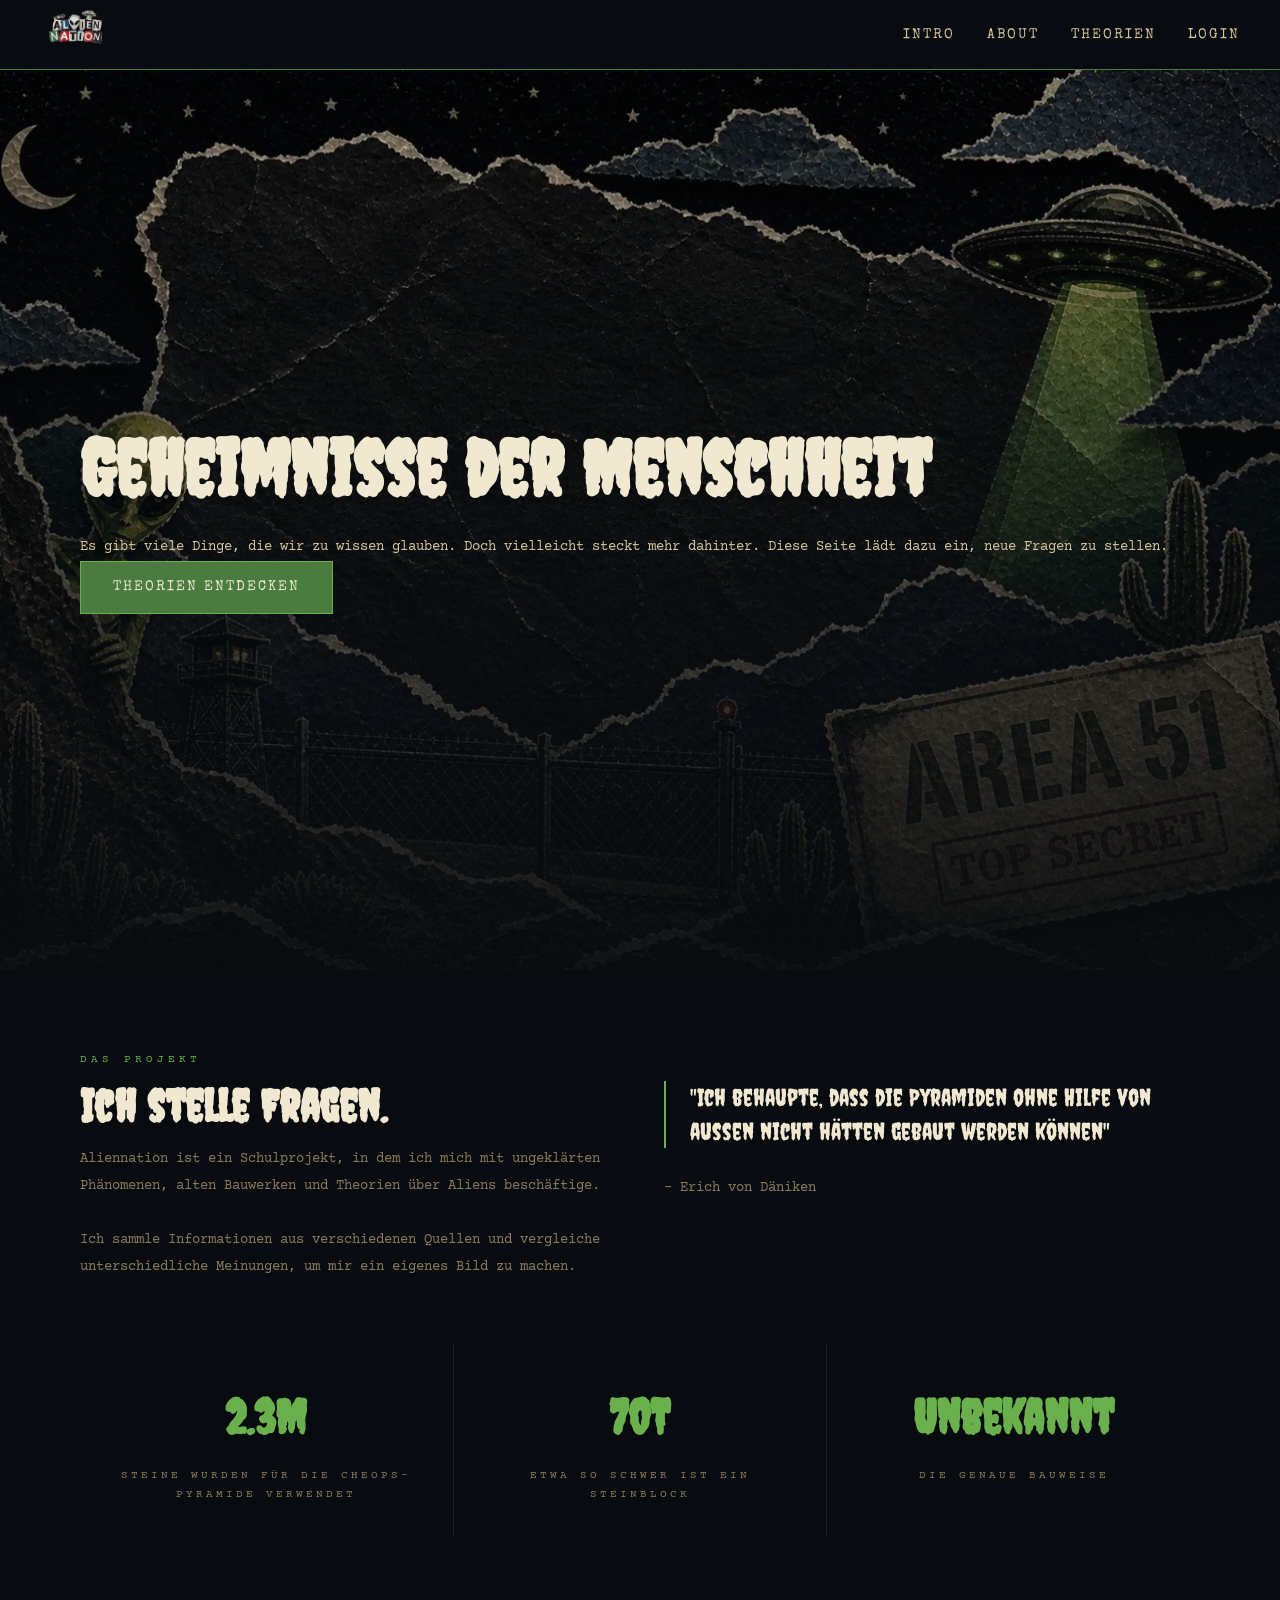
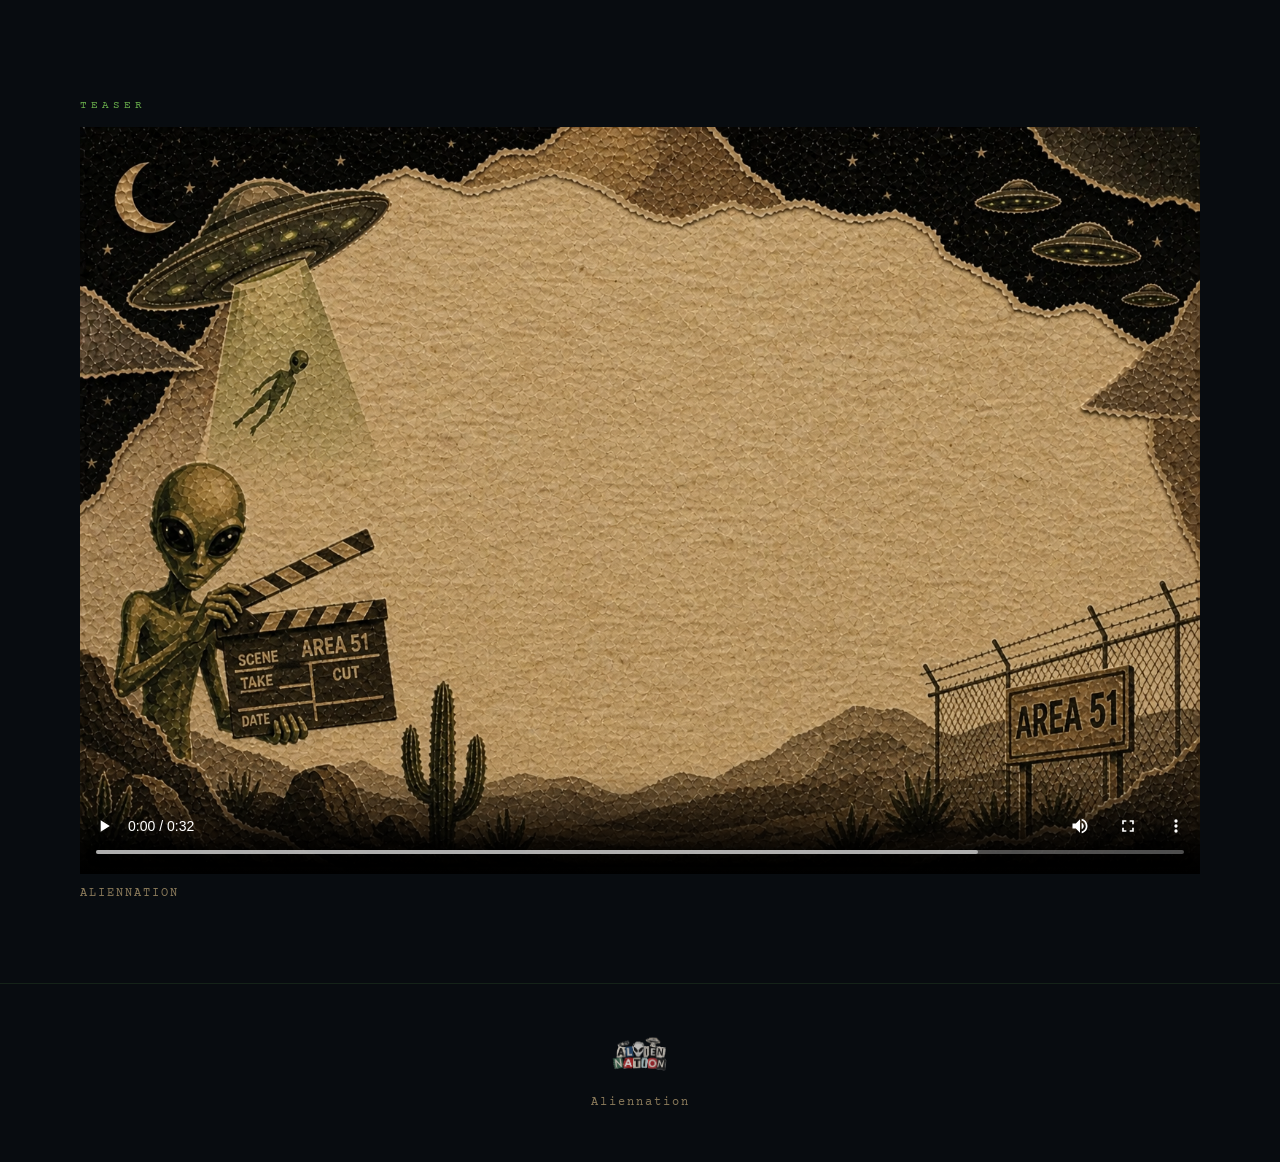
<file: projekt_293/index.html>
<!DOCTYPE html>
<html lang="de">
<head>
  <meta charset="UTF-8" />
  <meta name="viewport" content="width=device-width, initial-scale=1.0" />
  <title>Intro</title>
  <link rel="stylesheet" href="css/style.css" />
</head>
<body>
  <nav class="nav">
    <a href="index.html"><img src="images/logo.png" alt="Aliennation" /></a>
    <input type="checkbox" id="burger-toggle" />
    <label for="burger-toggle" class="burger" aria-label="Menu">
      <span></span><span></span><span></span>
    </label>
    <ul>
      <li><a href="index.html">Intro</a></li>
      <li><a href="about.html">About</a></li>
      <li><a href="overview.html">Theorien</a></li>
      <li><a href="login.html">Login</a></li>
    </ul>
  </nav>

  <div class="page">
    <section class="hero">
      <div class="hero-bg intro"></div>
      <div class="hero-content">
        <h1>Geheimnisse der Menschheit</h1>
        <p>Es gibt viele Dinge, die wir zu wissen glauben. Doch vielleicht steckt mehr dahinter. Diese Seite lädt dazu ein, neue Fragen zu stellen.</p>
        <a class="button" href="overview.html">Theorien entdecken</a>
      </div>
    </section>

    <section class="section">
      <div class="inner">
        <span class="label">Das Projekt</span>
        <div class="two-col">
          <div>
            <h2>Ich stelle Fragen.</h2>
            <p class="muted">Aliennation ist ein Schulprojekt, in dem ich mich mit ungeklärten Phänomenen, alten Bauwerken und Theorien über Aliens beschäftige.</p>
            <br />
            <p class="muted">Ich sammle Informationen aus verschiedenen Quellen und vergleiche unterschiedliche Meinungen, um mir ein eigenes Bild zu machen.</p>
          </div>
          <div>
            <blockquote>"Ich behaupte, dass die Pyramiden ohne Hilfe von aussen nicht hätten gebaut werden können"</blockquote>
            <br />
            <p class="muted">– Erich von Däniken</p>
          </div>
        </div>

        <div class="stats">
          <div class="stat">
            <strong>2.3M</strong>
            <span>Steine wurden für die Cheops-Pyramide verwendet</span>
          </div>
          <div class="stat">
            <strong>70T</strong>
            <span>Etwa so schwer ist ein Steinblock</span>
          </div>
          <div class="stat">
            <strong>Unbekannt</strong>
            <span>Die genaue Bauweise</span>
          </div>
        </div>
      </div>
    </section>

    <section class="section">
      <div class="inner">
        <span class="label">Teaser</span>
        <figure class="video-figure">
          <video controls poster="images/movie.png">
            <source src="videos/ad.webm" type="video/webm" />
            <source src="videos/ad.mp4" type="video/mp4" />
            Ihr Browser unterstützt kein Video.
          </video>
          <figcaption>Aliennation</figcaption>
        </figure>
      </div>
    </section>

    <footer>
      <a href="index.html"><img src="images/logo.png" alt="Aliennation" /></a>
      <p>Aliennation</p>
    </footer>
  </div>
</body>
</html>
</file>
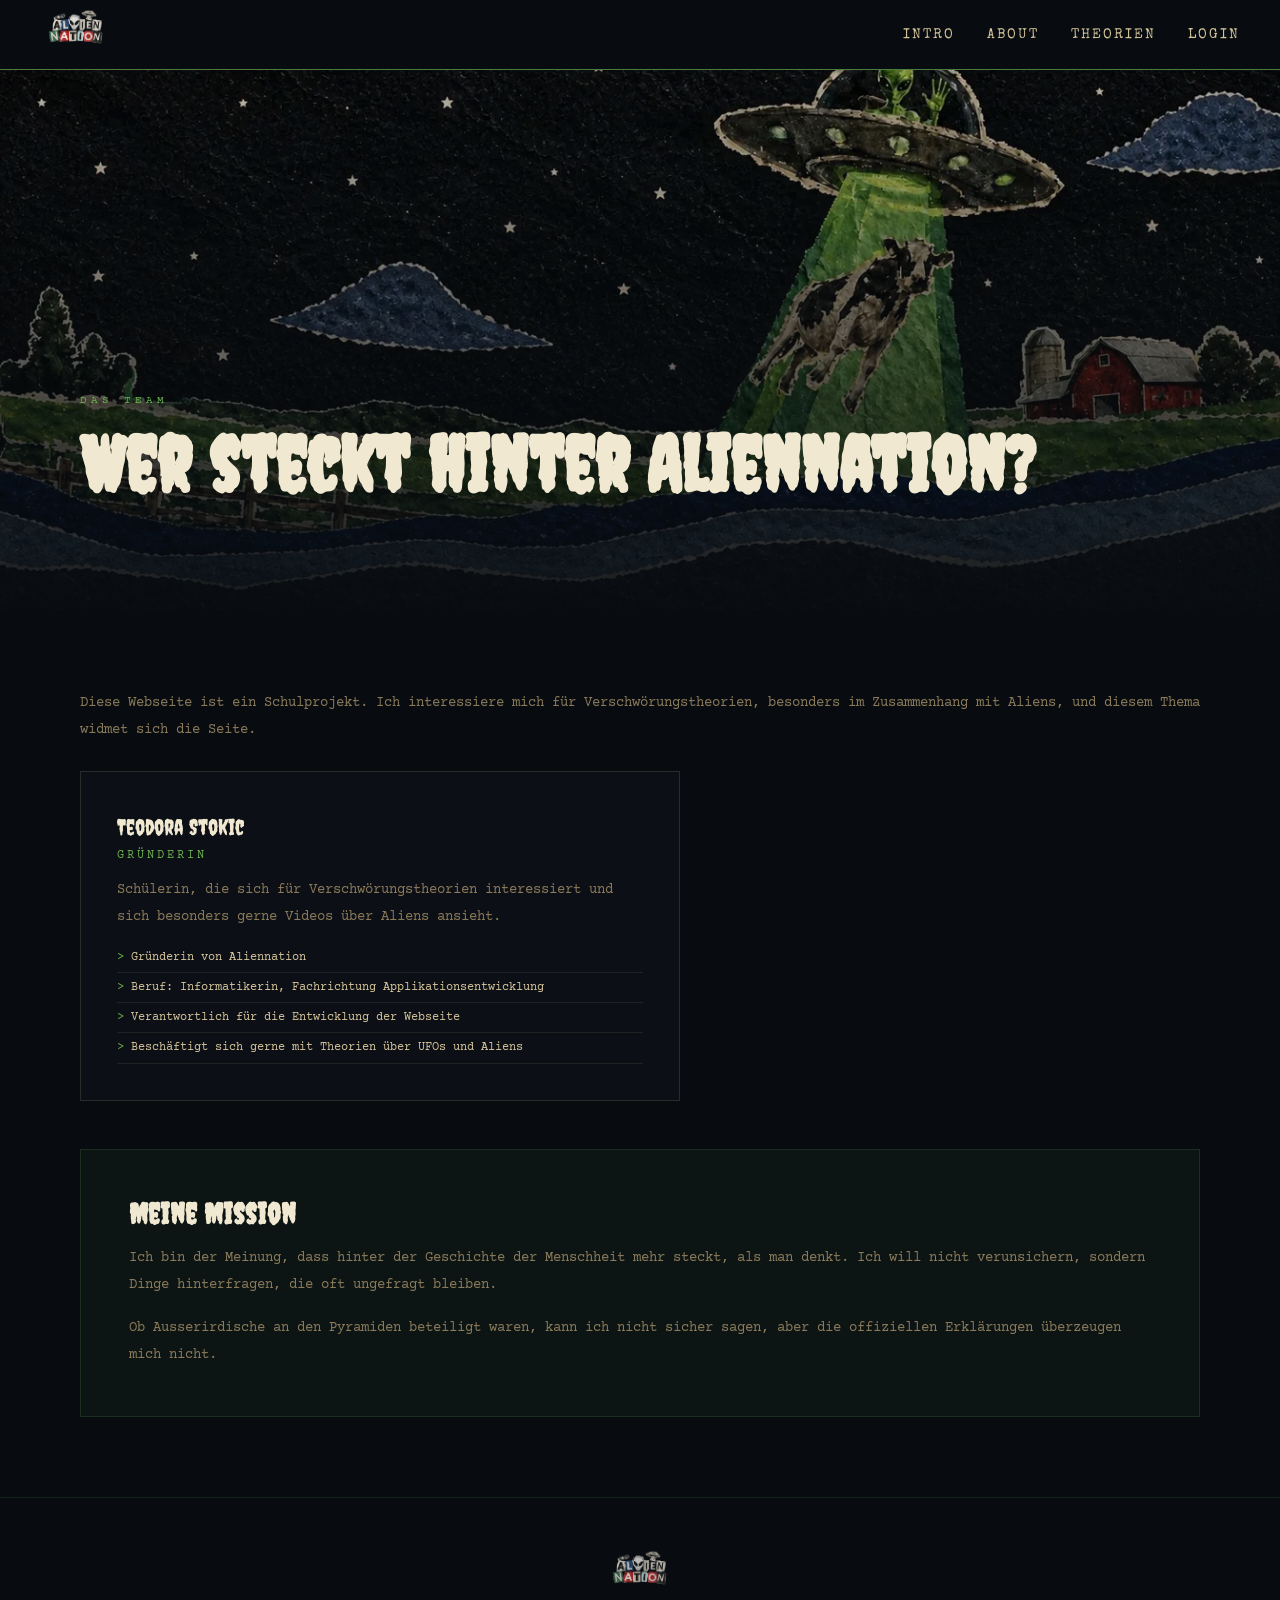
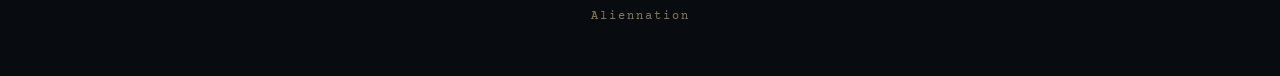
<file: projekt_293/about.html>
<!DOCTYPE html>
<html lang="de">
<head>
  <meta charset="UTF-8" />
  <meta name="viewport" content="width=device-width, initial-scale=1.0" />
  <title>About</title>
  <link rel="stylesheet" href="css/style.css" />
</head>
<body>
  <nav class="nav">
    <a href="index.html"><img src="images/logo.png" alt="Aliennation" /></a>
    <input type="checkbox" id="burger-toggle" />
    <label for="burger-toggle" class="burger" aria-label="Menu">
      <span></span><span></span><span></span>
    </label>
    <ul>
      <li><a href="index.html">Intro</a></li>
      <li><a href="about.html">About</a></li>
      <li><a href="overview.html">Theorien</a></li>
      <li><a href="login.html">Login</a></li>
    </ul>
  </nav>

  <div class="page">
    <section class="page-hero">
      <div class="hero-bg about"></div>
      <div class="hero-content">
        <span class="label">Das Team</span>
        <h1>Wer steckt hinter Aliennation?</h1>
      </div>
    </section>

    <section class="section">
      <div class="inner">
        <p class="muted">Diese Webseite ist ein Schulprojekt. Ich interessiere mich für Verschwörungstheorien, besonders im Zusammenhang mit Aliens, und diesem Thema widmet sich die Seite.</p>
        <br />
        <div class="card">
          <div class="name">Teodora Stokic</div>
          <div class="role">Gründerin</div>
          <p class="muted">Schülerin, die sich für Verschwörungstheorien interessiert und sich besonders gerne Videos über Aliens ansieht.</p>
          <ul>
            <li>Gründerin von Aliennation</li>
            <li>Beruf: Informatikerin, Fachrichtung Applikationsentwicklung</li>
            <li>Verantwortlich für die Entwicklung der Webseite</li>
            <li>Beschäftigt sich gerne mit Theorien über UFOs und Aliens</li>
          </ul>
        </div>

        <div class="mission">
          <h3>Meine Mission</h3>
          <p>Ich bin der Meinung, dass hinter der Geschichte der Menschheit mehr steckt, als man denkt. Ich will nicht verunsichern, sondern Dinge hinterfragen, die oft ungefragt bleiben.</p>
          <p>Ob Ausserirdische an den Pyramiden beteiligt waren, kann ich nicht sicher sagen, aber die offiziellen Erklärungen überzeugen mich nicht.</p>
        </div>
      </div>
    </section>

    <footer>
      <a href="index.html"><img src="images/logo.png" alt="Aliennation" /></a>
      <p>Aliennation</p>
    </footer>
  </div>
</body>
</html>
</file>
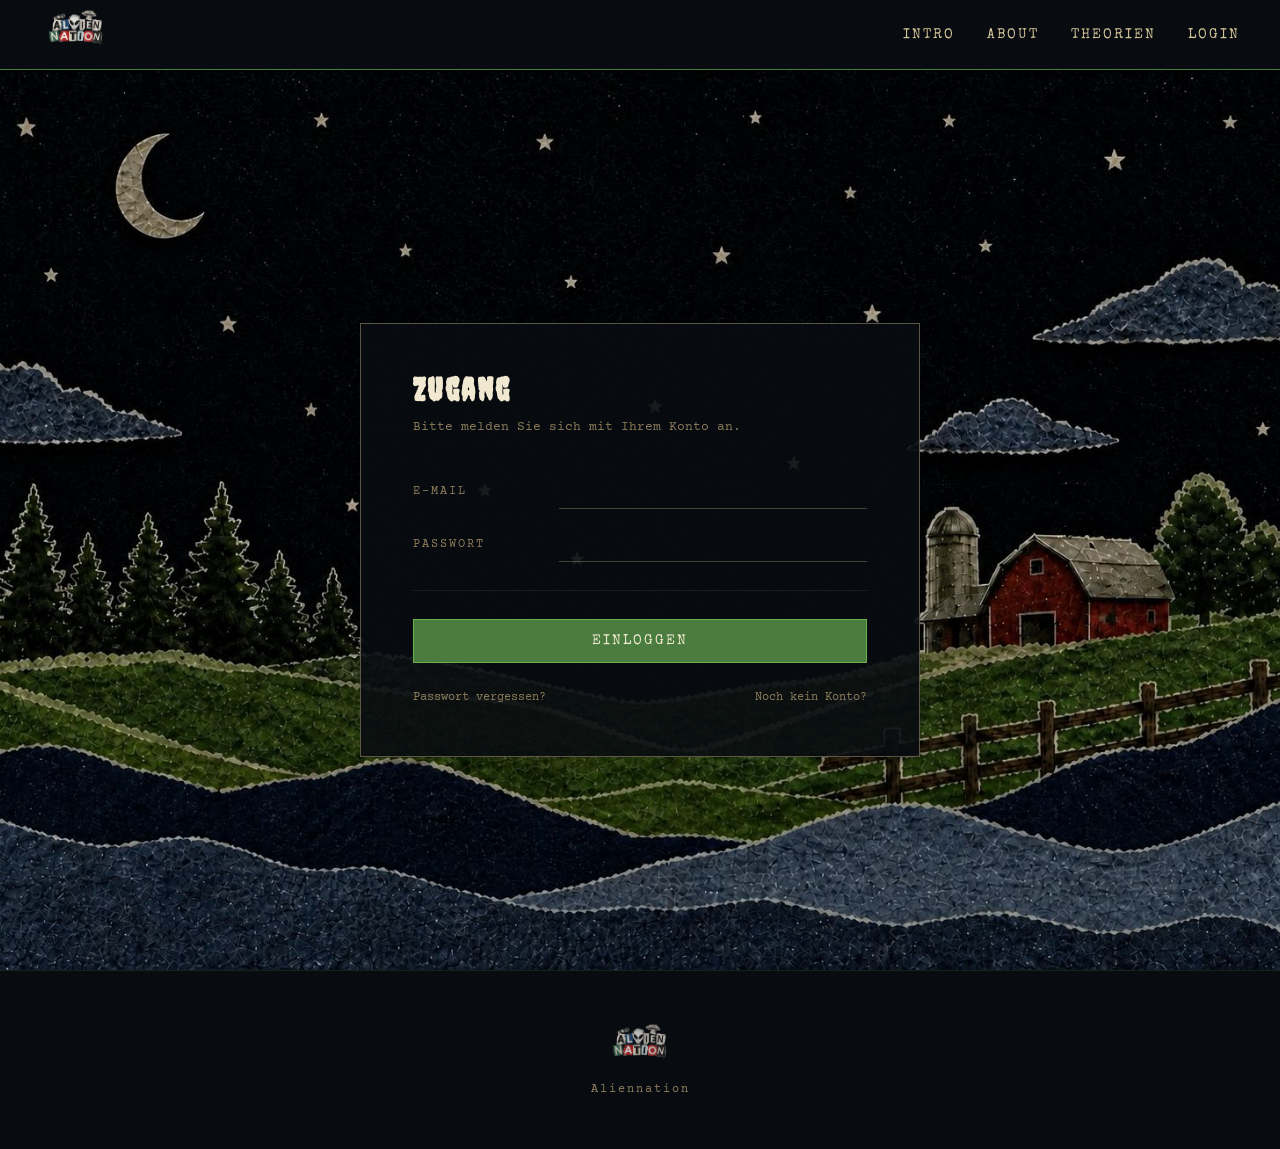
<file: projekt_293/login.html>
<!DOCTYPE html>
<html lang="de">
<head>
  <meta charset="UTF-8" />
  <meta name="viewport" content="width=device-width, initial-scale=1.0" />
  <title>Login</title>
  <link rel="stylesheet" href="css/style.css" />
</head>
<body>
  <nav class="nav">
    <a href="index.html"><img src="images/logo.png" alt="Aliennation" /></a>
    <input type="checkbox" id="burger-toggle" />
    <label for="burger-toggle" class="burger" aria-label="Menu">
      <span></span><span></span><span></span>
    </label>
    <ul>
      <li><a href="index.html">Intro</a></li>
      <li><a href="about.html">About</a></li>
      <li><a href="overview.html">Theorien</a></li>
      <li><a href="login.html">Login</a></li>
    </ul>
  </nav>

  <div class="page">
    <div class="form-page">
      <div class="form-box">
        <h2>Zugang</h2>
        <p class="sub">Bitte melden Sie sich mit Ihrem Konto an.</p>
        <form action="overview.html" method="get">
          <div class="form-row">
            <label for="email">E-Mail</label>
            <input type="email" id="email" name="email" required />
          </div>
          <div class="form-row">
            <label for="password">Passwort</label>
            <input type="password" id="password" name="password" required />
          </div>
          <hr />
          <button type="submit" class="button full">Einloggen</button>
          <div class="form-footer">
            <a href="password-forgot.html">Passwort vergessen?</a>
            <a href="register.html">Noch kein Konto?</a>
          </div>
        </form>
      </div>
    </div>
    <footer>
      <a href="index.html"><img src="images/logo.png" alt="Aliennation" /></a>
      <p>Aliennation</p>
    </footer>
  </div>
</body>
</html>
</file>
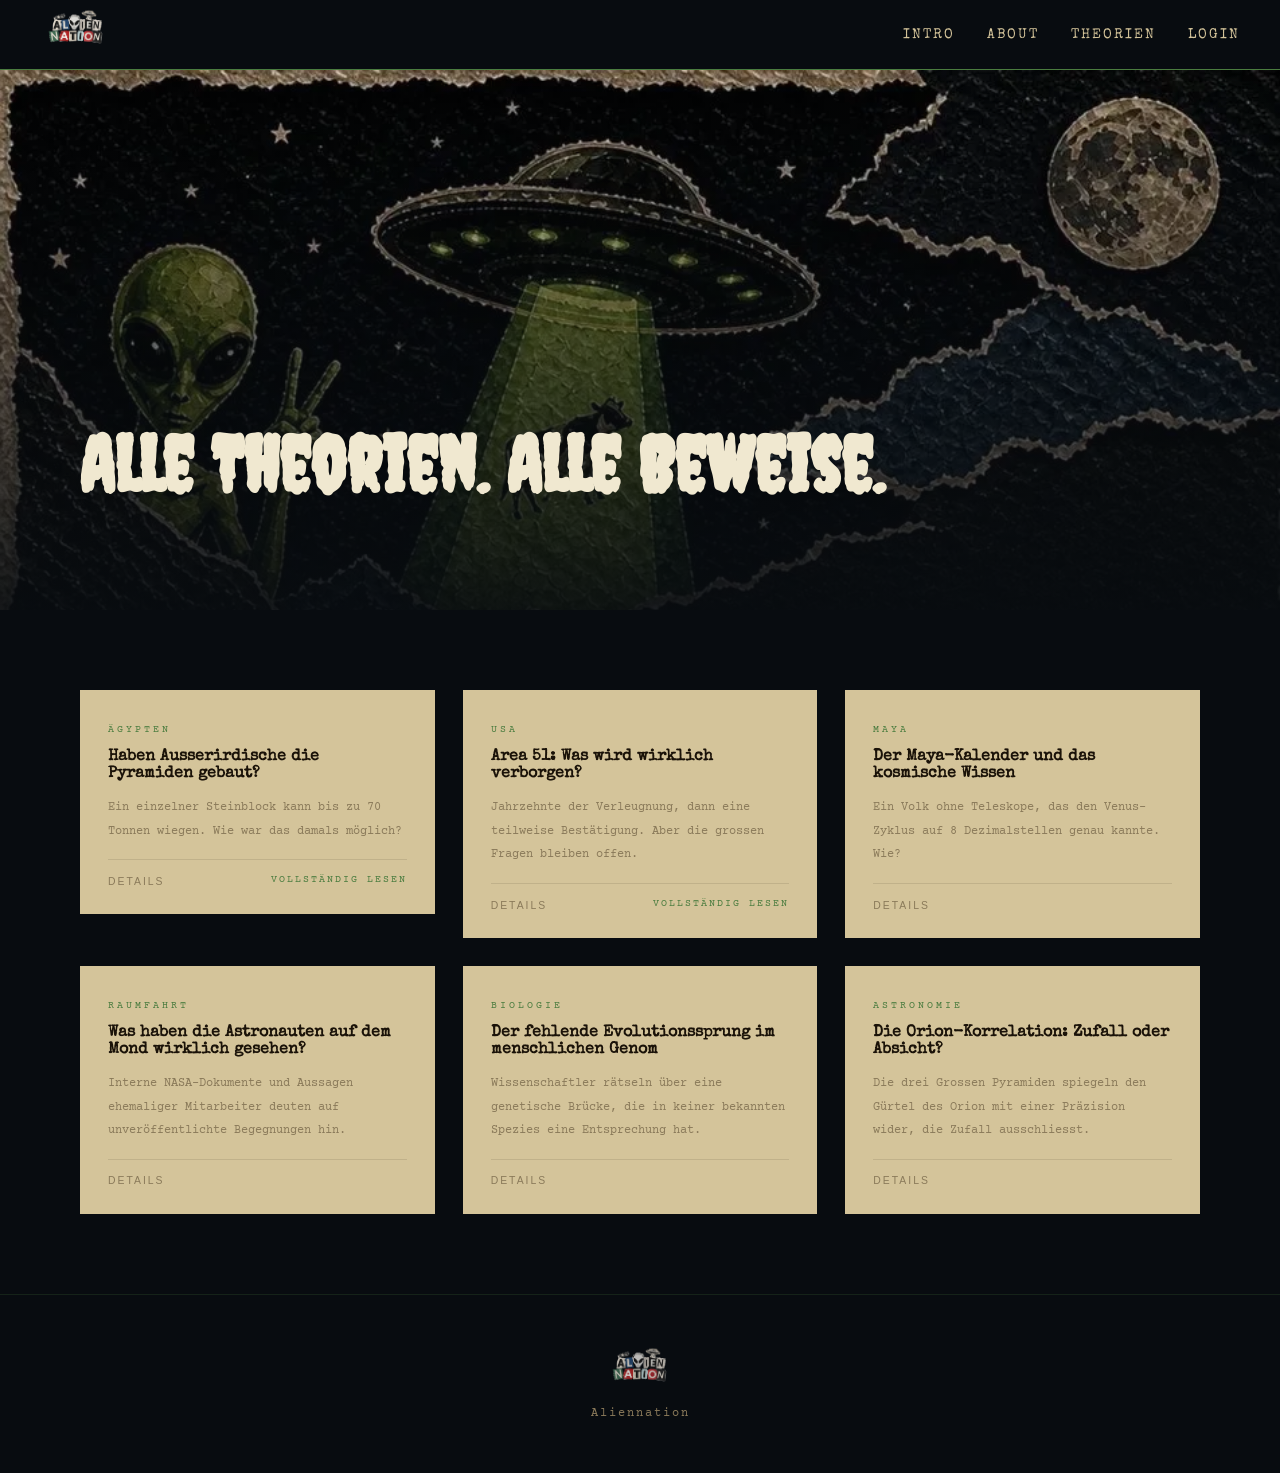
<file: projekt_293/overview.html>
<!DOCTYPE html>
<html lang="de">
<head>
  <meta charset="UTF-8" />
  <meta name="viewport" content="width=device-width, initial-scale=1.0" />
  <title>Theorien</title>
  <link rel="stylesheet" href="css/style.css" />
</head>
<body>
  <nav class="nav">
    <a href="index.html"><img src="images/logo.png" alt="Aliennation" /></a>
    <input type="checkbox" id="burger-toggle" />
    <label for="burger-toggle" class="burger" aria-label="Menu">
      <span></span><span></span><span></span>
    </label>
    <ul>
      <li><a href="index.html">Intro</a></li>
      <li><a href="about.html">About</a></li>
      <li><a href="overview.html">Theorien</a></li>
      <li><a href="login.html">Login</a></li>
    </ul>
  </nav>

  <div class="page">
    <section class="page-hero">
      <div class="hero-bg overview"></div>
      <div class="hero-content">
        <h1>Alle Theorien. Alle Beweise.</h1>
      </div>
    </section>

    <section class="section">
      <div class="inner">
        <div class="theories">

          <div class="theory" onclick="toggleCard(this)">
            <div class="theory-inner">
              <span class="tag">Ägypten</span>
              <h3>Haben Ausserirdische die Pyramiden gebaut?</h3>
              <p>Ein einzelner Steinblock kann bis zu 70 Tonnen wiegen. Wie war das damals möglich?</p>
              <div class="theory-expand">
                <div class="expand-body">
                  <p>Über 2,5 Millionen Blöcke, viele davon millimetergenau platziert, manche bis zu 70 Tonnen schwer. Keine Maschinen, keine moderne Technik. Die offizielle Erklärung reicht für viele nicht aus.</p>
                  <p>Zwei Kulturen auf verschiedenen Kontinenten bauten ähnliche Strukturen, ohne direkten Kontakt zueinander. Was, wenn dieses Wissen von ausserhalb kam?</p>
                </div>
              </div>
              <div class="theory-footer">
                <button>Details</button>
                <a href="pyramide-detail.html" onclick="event.stopPropagation()">Vollständig lesen</a>
              </div>
            </div>
          </div>

          <div class="theory" onclick="toggleCard(this)">
            <div class="theory-inner">
              <span class="tag">USA</span>
              <h3>Area 51: Was wird wirklich verborgen?</h3>
              <p>Jahrzehnte der Verleugnung, dann eine teilweise Bestätigung. Aber die grossen Fragen bleiben offen.</p>
              <div class="theory-expand">
                <div class="expand-body">
                  <p>Seit den 1950er-Jahren existiert in der Wüste Nevadas ein streng gesperrtes Militärgelände. Jahrzehntelang leugnete die US-Regierung seine Existenz vollständig.</p>
                  <p>Ehemalige Mitarbeiter berichten von Dingen, für die es keine konventionelle Erklärung gibt. Was wirklich hinter den gesicherten Zäunen liegt, ist bis heute nicht vollständig bekannt.</p>
                </div>
              </div>
              <div class="theory-footer">
                <button>Details</button>
                <a href="area51-detail.html" onclick="event.stopPropagation()">Vollständig lesen</a>
              </div>
            </div>
          </div>

          <div class="theory" onclick="toggleCard(this)">
            <div class="theory-inner">
              <span class="tag">Maya</span>
              <h3>Der Maya-Kalender und das kosmische Wissen</h3>
              <p>Ein Volk ohne Teleskope, das den Venus-Zyklus auf 8 Dezimalstellen genau kannte. Wie?</p>
              <div class="theory-expand">
                <div class="expand-body">
                  <p>Der Maya-Kalender ist präziser als der gregorianische Kalender. Die Mayans berechneten den Venus-Zyklus mit einer Genauigkeit, die selbst moderne Astronomen in Staunen versetzt.</p>
                  <p>Woher kam dieses Wissen? Die Maya selbst sagten, ihre Götter hätten es ihnen gegeben, Wesen, die vom Himmel kamen.</p>
                </div>
              </div>
              <div class="theory-footer">
                <button>Details</button>
                <a class="hidden" href="#">Vollständig lesen</a>
              </div>
            </div>
          </div>

          <div class="theory" onclick="toggleCard(this)">
            <div class="theory-inner">
              <span class="tag">Raumfahrt</span>
              <h3>Was haben die Astronauten auf dem Mond wirklich gesehen?</h3>
              <p>Interne NASA-Dokumente und Aussagen ehemaliger Mitarbeiter deuten auf unveröffentlichte Begegnungen hin.</p>
              <div class="theory-expand">
                <div class="expand-body">
                  <p>Mehrere Apollo-Astronauten sollen auf dem Mond Dinge gesehen haben, die in keinen offiziellen Berichten auftauchen. Interne Funkgespräche wurden angeblich gefiltert.</p>
                  <p>Ehemalige NASA-Mitarbeiter berichten von Anweisungen, bestimmte Beobachtungen nicht zu dokumentieren. Was wurde verborgen?</p>
                </div>
              </div>
              <div class="theory-footer">
                <button>Details</button>
                <a class="hidden" href="#">Vollständig lesen</a>
              </div>
            </div>
          </div>

          <div class="theory" onclick="toggleCard(this)">
            <div class="theory-inner">
              <span class="tag">Biologie</span>
              <h3>Der fehlende Evolutionssprung im menschlichen Genom</h3>
              <p>Wissenschaftler rätseln über eine genetische Brücke, die in keiner bekannten Spezies eine Entsprechung hat.</p>
              <div class="theory-expand">
                <div class="expand-body">
                  <p>Zwischen dem Genom des Schimpansen und dem des Menschen existiert eine genetische Lücke, die die Evolutionstheorie nur schwer erklärt.</p>
                  <p>Manche Wissenschaftler sprechen von einer gezielten Modifikation. Wer oder was könnte das Genom der frühen Menschen verändert haben?</p>
                </div>
              </div>
              <div class="theory-footer">
                <button>Details</button>
                <a class="hidden" href="#">Vollständig lesen</a>
              </div>
            </div>
          </div>

          <div class="theory" onclick="toggleCard(this)">
            <div class="theory-inner">
              <span class="tag">Astronomie</span>
              <h3>Die Orion-Korrelation: Zufall oder Absicht?</h3>
              <p>Die drei Grossen Pyramiden spiegeln den Gürtel des Orion mit einer Präzision wider, die Zufall ausschliesst.</p>
              <div class="theory-expand">
                <div class="expand-body">
                  <p>Die drei Pyramiden von Gizeh entsprechen nicht nur der Position der drei Orion-Sterne, ihre relative Grösse stimmt sogar mit der Helligkeit der Sterne überein.</p>
                  <p>Die Wahrscheinlichkeit, dass dies Zufall ist, wird von Mathematikern auf annähernd null geschätzt. Jemand hat dieses Muster absichtlich erschaffen.</p>
                </div>
              </div>
              <div class="theory-footer">
                <button>Details</button>
                <a class="hidden" href="#">Vollständig lesen</a>
              </div>
            </div>
          </div>

        </div>
      </div>
    </section>

    <footer>
      <a href="index.html"><img src="images/logo.png" alt="Aliennation" /></a>
      <p>Aliennation</p>
    </footer>
  </div>

  <script src="js/main.js" defer></script>
</body>
</html>
</file>
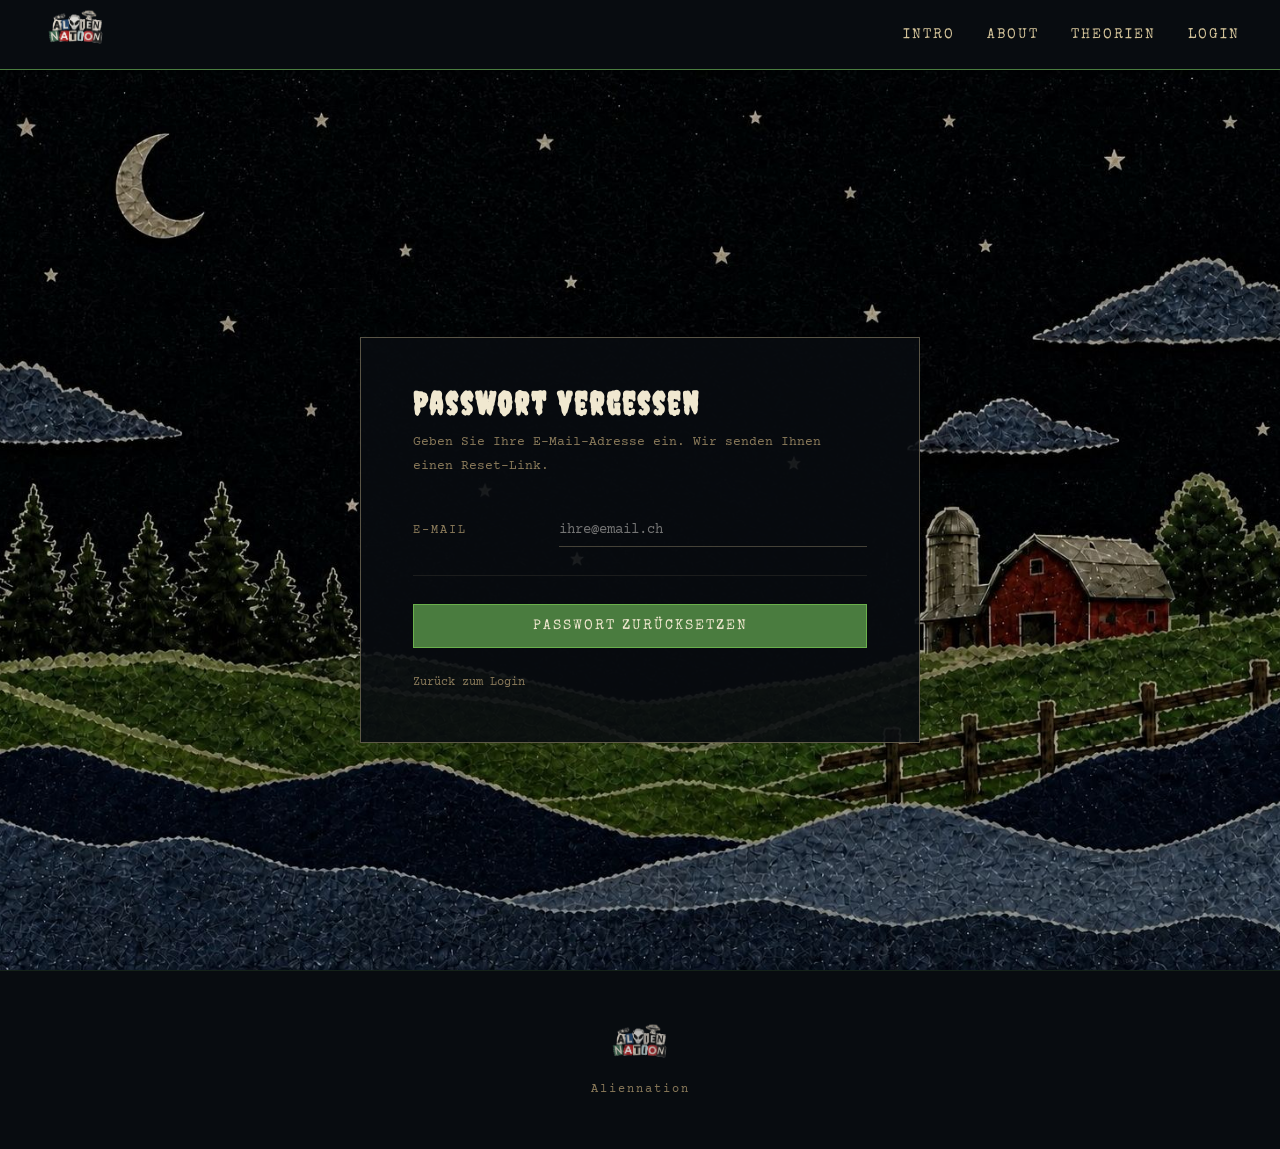
<file: projekt_293/password-forgot.html>
<!DOCTYPE html>
<html lang="de">
<head>
  <meta charset="UTF-8" />
  <meta name="viewport" content="width=device-width, initial-scale=1.0" />
  <title>Passwort vergessen</title>
  <link rel="stylesheet" href="css/style.css" />
</head>
<body>
  <nav class="nav">
    <a href="index.html"><img src="images/logo.png" alt="Aliennation" /></a>
    <input type="checkbox" id="burger-toggle" />
    <label for="burger-toggle" class="burger" aria-label="Menu">
      <span></span><span></span><span></span>
    </label>
    <ul>
      <li><a href="index.html">Intro</a></li>
      <li><a href="about.html">About</a></li>
      <li><a href="overview.html">Theorien</a></li>
      <li><a href="login.html">Login</a></li>
    </ul>
  </nav>

  <div class="page">
    <div class="form-page">
      <div class="form-box">
        <h2>Passwort vergessen</h2>
        <p class="sub">Geben Sie Ihre E-Mail-Adresse ein. Wir senden Ihnen einen Reset-Link.</p>
        <form action="password-reset-success.html" method="get">
          <div class="form-row">
            <label for="email">E-Mail</label>
            <input type="email" id="email" name="email" placeholder="ihre@email.ch" required />
          </div>
          <hr />
          <button type="submit" class="button full">Passwort zurücksetzen</button>
          <div class="form-footer">
            <a href="login.html">Zurück zum Login</a>
          </div>
        </form>
      </div>
    </div>
    <footer>
      <a href="index.html"><img src="images/logo.png" alt="Aliennation" /></a>
      <p>Aliennation</p>
    </footer>
  </div>
</body>
</html>
</file>
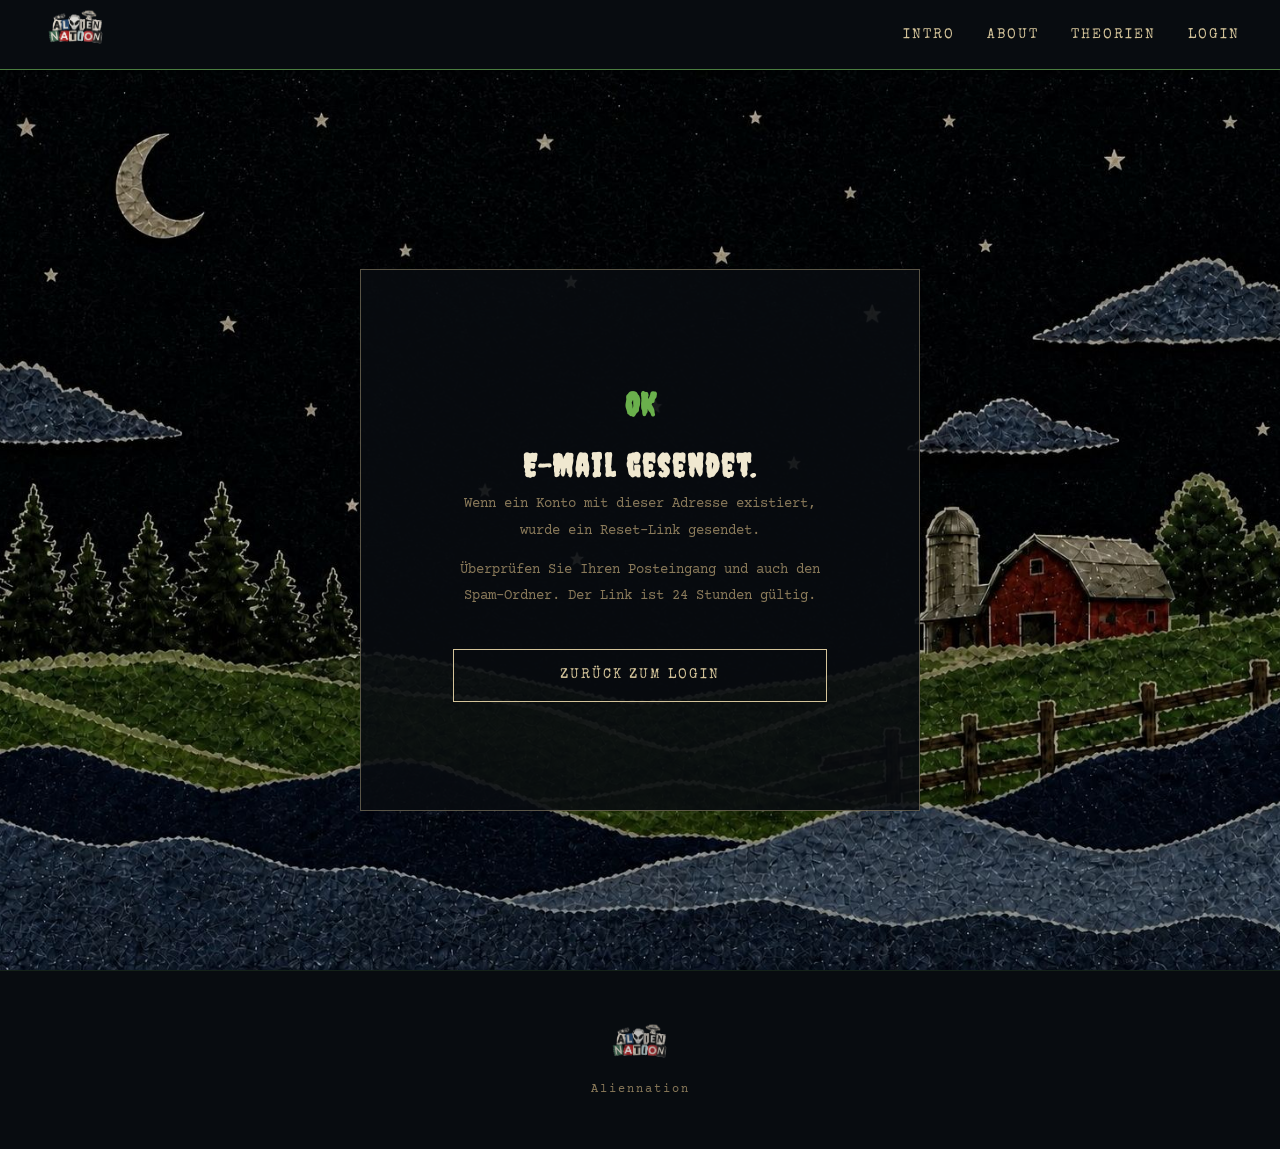
<file: projekt_293/password-reset-success.html>
<!DOCTYPE html>
<html lang="de">
<head>
  <meta charset="UTF-8" />
  <meta name="viewport" content="width=device-width, initial-scale=1.0" />
  <title>Reset</title>
  <link rel="stylesheet" href="css/style.css" />
</head>
<body>
  <nav class="nav">
    <a href="index.html"><img src="images/logo.png" alt="Aliennation" /></a>
    <input type="checkbox" id="burger-toggle" />
    <label for="burger-toggle" class="burger" aria-label="Menu">
      <span></span><span></span><span></span>
    </label>
    <ul>
      <li><a href="index.html">Intro</a></li>
      <li><a href="about.html">About</a></li>
      <li><a href="overview.html">Theorien</a></li>
      <li><a href="login.html">Login</a></li>
    </ul>
  </nav>

  <div class="page">
    <div class="form-page">
      <div class="form-box">
        <div class="success">
          <strong>OK</strong>
          <h2>E-Mail gesendet.</h2>
          <p>Wenn ein Konto mit dieser Adresse existiert, wurde ein Reset-Link gesendet.</p>
          <p class="muted">Überprüfen Sie Ihren Posteingang und auch den Spam-Ordner. Der Link ist 24 Stunden gültig.</p>
          <br />
          <a class="button outline full" href="login.html">Zurück zum Login</a>
        </div>
      </div>
    </div>
    <footer>
      <a href="index.html"><img src="images/logo.png" alt="Aliennation" /></a>
      <p>Aliennation</p>
    </footer>
  </div>
</body>
</html>
</file>
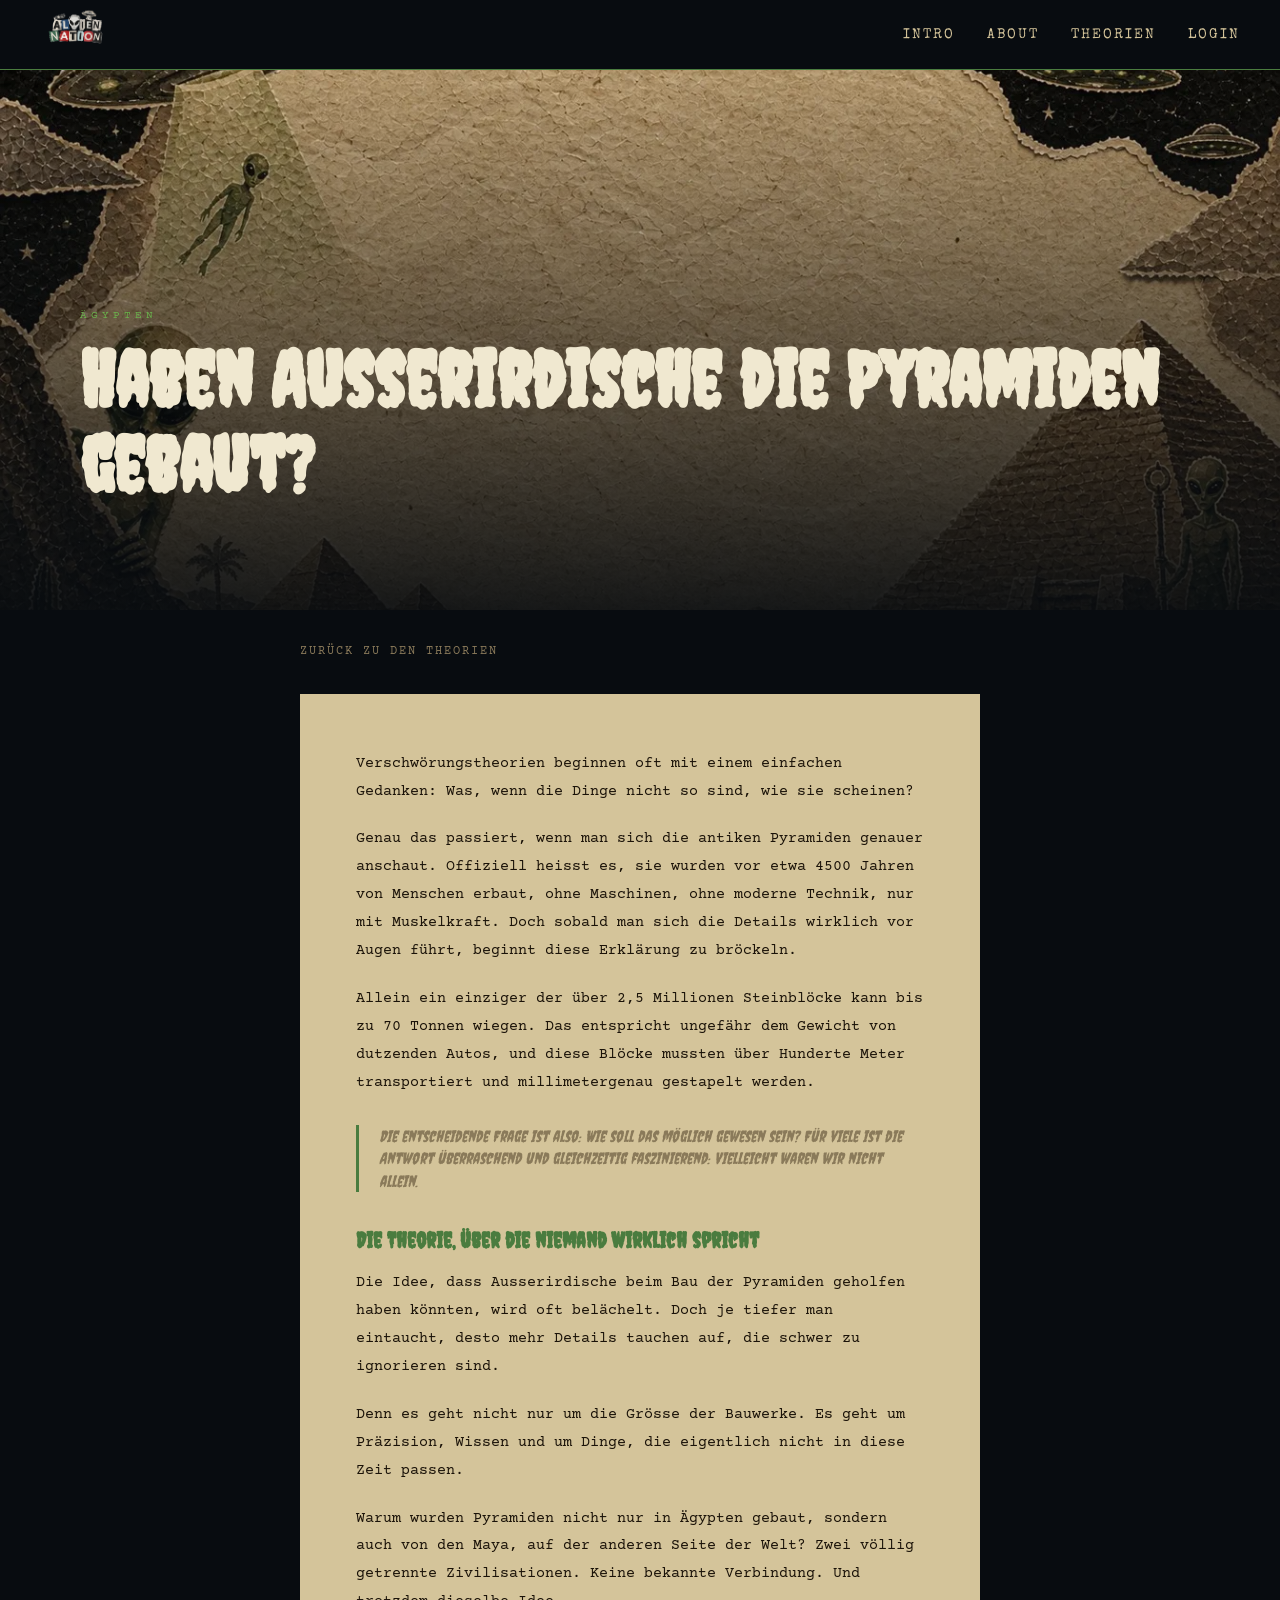
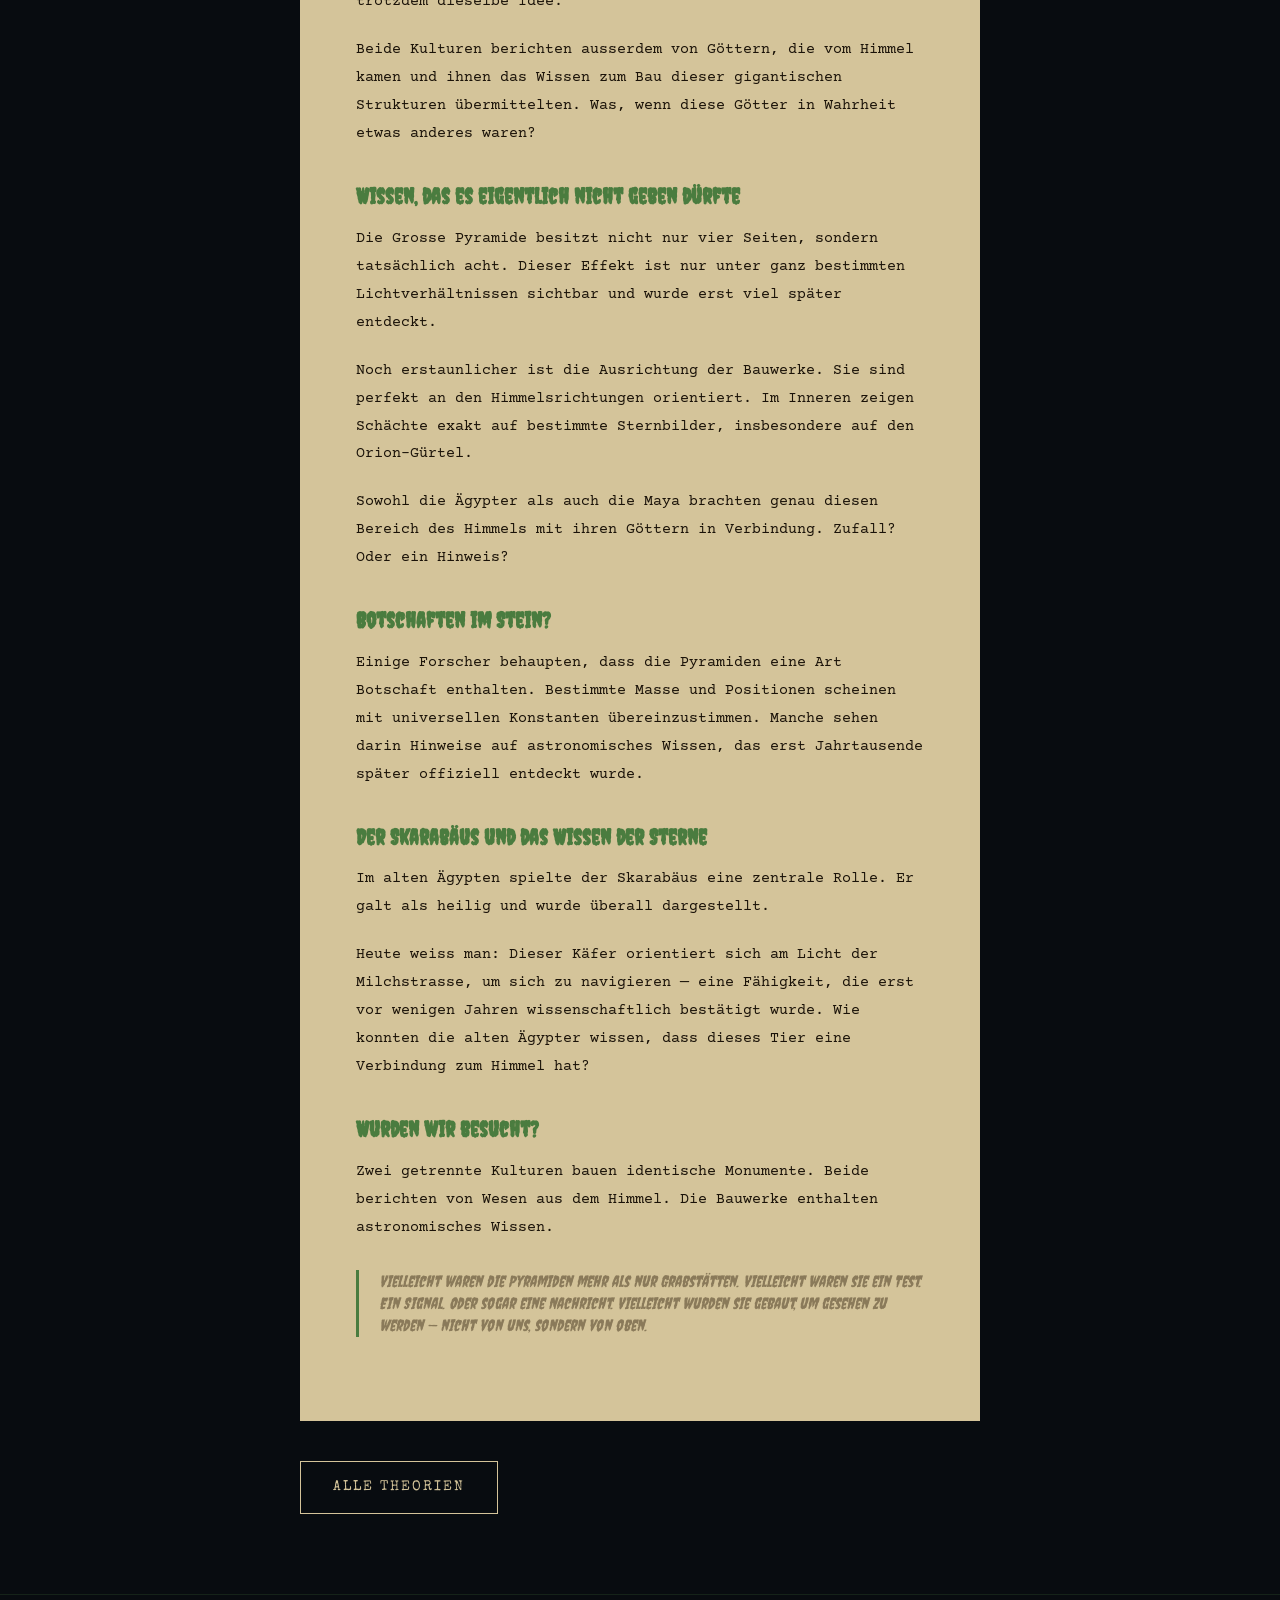
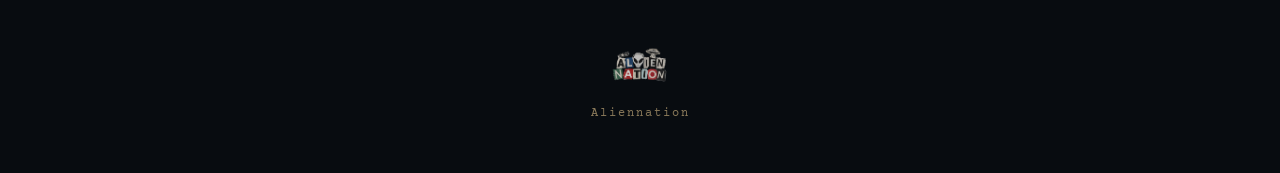
<file: projekt_293/pyramide-detail.html>
<!DOCTYPE html>
<html lang="de">
<head>
  <meta charset="UTF-8" />
  <meta name="viewport" content="width=device-width, initial-scale=1.0" />
  <title>Ägypten</title>
  <link rel="stylesheet" href="css/style.css" />
</head>
<body>
  <nav class="nav">
    <a href="index.html"><img src="images/logo.png" alt="Aliennation" /></a>
    <input type="checkbox" id="burger-toggle" />
    <label for="burger-toggle" class="burger" aria-label="Menu">
      <span></span><span></span><span></span>
    </label>
    <ul>
      <li><a href="index.html">Intro</a></li>
      <li><a href="about.html">About</a></li>
      <li><a href="overview.html">Theorien</a></li>
      <li><a href="login.html">Login</a></li>
    </ul>
  </nav>

  <div class="page">
    <div class="page-hero">
      <div class="hero-bg detail"></div>
      <div class="hero-content">
        <span class="label">Ägypten</span>
        <h1>Haben Ausserirdische die Pyramiden gebaut?</h1>
      </div>
    </div>

    <div class="article">
      <a class="back" href="overview.html"> Zurück zu den Theorien</a>
      <div class="paper">
        <p>Verschwörungstheorien beginnen oft mit einem einfachen Gedanken: Was, wenn die Dinge nicht so sind, wie sie scheinen?</p>
        <p>Genau das passiert, wenn man sich die antiken Pyramiden genauer anschaut. Offiziell heisst es, sie wurden vor etwa 4500 Jahren von Menschen erbaut, ohne Maschinen, ohne moderne Technik, nur mit Muskelkraft. Doch sobald man sich die Details wirklich vor Augen führt, beginnt diese Erklärung zu bröckeln.</p>
        <p>Allein ein einziger der über 2,5 Millionen Steinblöcke kann bis zu 70 Tonnen wiegen. Das entspricht ungefähr dem Gewicht von dutzenden Autos, und diese Blöcke mussten über Hunderte Meter transportiert und millimetergenau gestapelt werden.</p>
        <blockquote>Die entscheidende Frage ist also: Wie soll das möglich gewesen sein? Für viele ist die Antwort überraschend und gleichzeitig faszinierend: Vielleicht waren wir nicht allein.</blockquote>
        <h2>Die Theorie, über die niemand wirklich spricht</h2>
        <p>Die Idee, dass Ausserirdische beim Bau der Pyramiden geholfen haben könnten, wird oft belächelt. Doch je tiefer man eintaucht, desto mehr Details tauchen auf, die schwer zu ignorieren sind.</p>
        <p>Denn es geht nicht nur um die Grösse der Bauwerke. Es geht um Präzision, Wissen und um Dinge, die eigentlich nicht in diese Zeit passen.</p>
        <p>Warum wurden Pyramiden nicht nur in Ägypten gebaut, sondern auch von den Maya, auf der anderen Seite der Welt? Zwei völlig getrennte Zivilisationen. Keine bekannte Verbindung. Und trotzdem dieselbe Idee.</p>
        <p>Beide Kulturen berichten ausserdem von Göttern, die vom Himmel kamen und ihnen das Wissen zum Bau dieser gigantischen Strukturen übermittelten. Was, wenn diese Götter in Wahrheit etwas anderes waren?</p>
        <h2>Wissen, das es eigentlich nicht geben dürfte</h2>
        <p>Die Grosse Pyramide besitzt nicht nur vier Seiten, sondern tatsächlich acht. Dieser Effekt ist nur unter ganz bestimmten Lichtverhältnissen sichtbar und wurde erst viel später entdeckt.</p>
        <p>Noch erstaunlicher ist die Ausrichtung der Bauwerke. Sie sind perfekt an den Himmelsrichtungen orientiert. Im Inneren zeigen Schächte exakt auf bestimmte Sternbilder, insbesondere auf den Orion-Gürtel.</p>
        <p>Sowohl die Ägypter als auch die Maya brachten genau diesen Bereich des Himmels mit ihren Göttern in Verbindung. Zufall? Oder ein Hinweis?</p>
        <h2>Botschaften im Stein?</h2>
        <p>Einige Forscher behaupten, dass die Pyramiden eine Art Botschaft enthalten. Bestimmte Masse und Positionen scheinen mit universellen Konstanten übereinzustimmen. Manche sehen darin Hinweise auf astronomisches Wissen, das erst Jahrtausende später offiziell entdeckt wurde.</p>
        <h2>Der Skarabäus und das Wissen der Sterne</h2>
        <p>Im alten Ägypten spielte der Skarabäus eine zentrale Rolle. Er galt als heilig und wurde überall dargestellt.</p>
        <p>Heute weiss man: Dieser Käfer orientiert sich am Licht der Milchstrasse, um sich zu navigieren — eine Fähigkeit, die erst vor wenigen Jahren wissenschaftlich bestätigt wurde. Wie konnten die alten Ägypter wissen, dass dieses Tier eine Verbindung zum Himmel hat?</p>
        <h2>Wurden wir besucht?</h2>
        <p>Zwei getrennte Kulturen bauen identische Monumente. Beide berichten von Wesen aus dem Himmel. Die Bauwerke enthalten astronomisches Wissen.</p>
        <blockquote>Vielleicht waren die Pyramiden mehr als nur Grabstätten. Vielleicht waren sie ein Test. Ein Signal. Oder sogar eine Nachricht. Vielleicht wurden sie gebaut, um gesehen zu werden — nicht von uns, sondern von oben.</blockquote>
      </div>
      <div class="article-btns">
        <a class="button outline" href="overview.html">Alle Theorien</a>
      </div>
    </div>

    <footer>
      <a href="index.html"><img src="images/logo.png" alt="Aliennation" /></a>
      <p>Aliennation</p>
    </footer>
  </div>
</body>
</html>
</file>
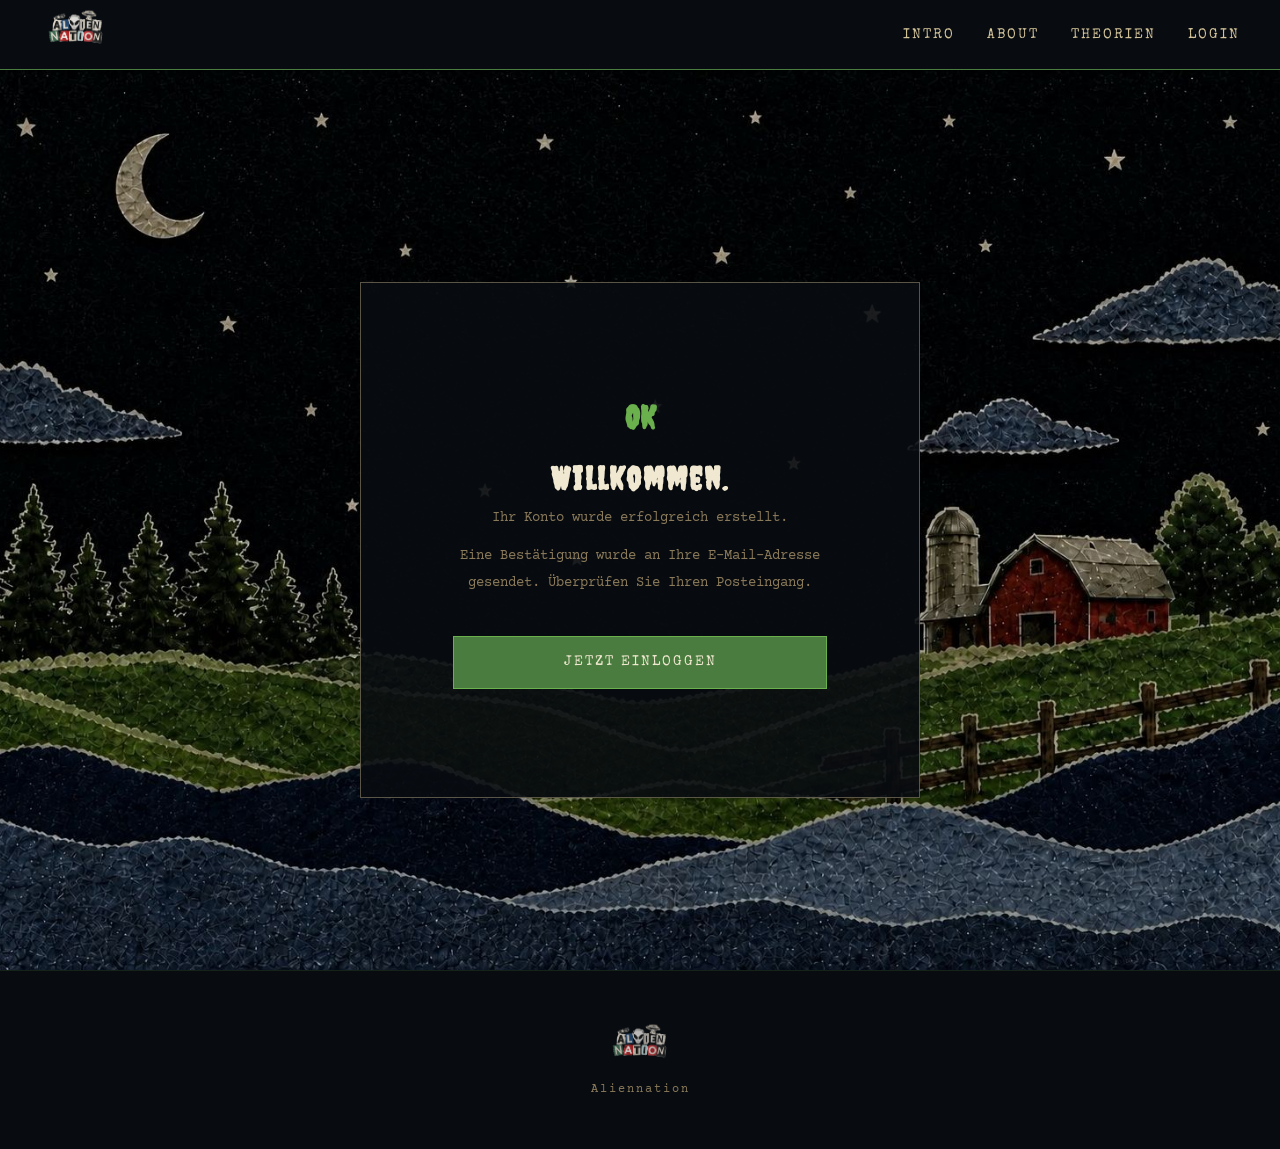
<file: projekt_293/register-success.html>
<!DOCTYPE html>
<html lang="de">
<head>
  <meta charset="UTF-8" />
  <meta name="viewport" content="width=device-width, initial-scale=1.0" />
  <title>Registrierung erfolgreich</title>
  <link rel="stylesheet" href="css/style.css" />
</head>
<body>
  <nav class="nav">
    <a href="index.html"><img src="images/logo.png" alt="Aliennation" /></a>
    <input type="checkbox" id="burger-toggle" />
    <label for="burger-toggle" class="burger" aria-label="Menu">
      <span></span><span></span><span></span>
    </label>
    <ul>
      <li><a href="index.html">Intro</a></li>
      <li><a href="about.html">About</a></li>
      <li><a href="overview.html">Theorien</a></li>
      <li><a href="login.html">Login</a></li>
    </ul>
  </nav>

  <div class="page">
    <div class="form-page">
      <div class="form-box">
        <div class="success">
          <strong>OK</strong>
          <h2>Willkommen.</h2>
          <p>Ihr Konto wurde erfolgreich erstellt.</p>
          <p class="muted">Eine Bestätigung wurde an Ihre E-Mail-Adresse gesendet. Überprüfen Sie Ihren Posteingang.</p>
          <br />
          <a class="button full" href="login.html">Jetzt einloggen</a>
        </div>
      </div>
    </div>
    <footer>
      <a href="index.html"><img src="images/logo.png" alt="Aliennation" /></a>
      <p>Aliennation</p>
    </footer>
  </div>
</body>
</html>
</file>
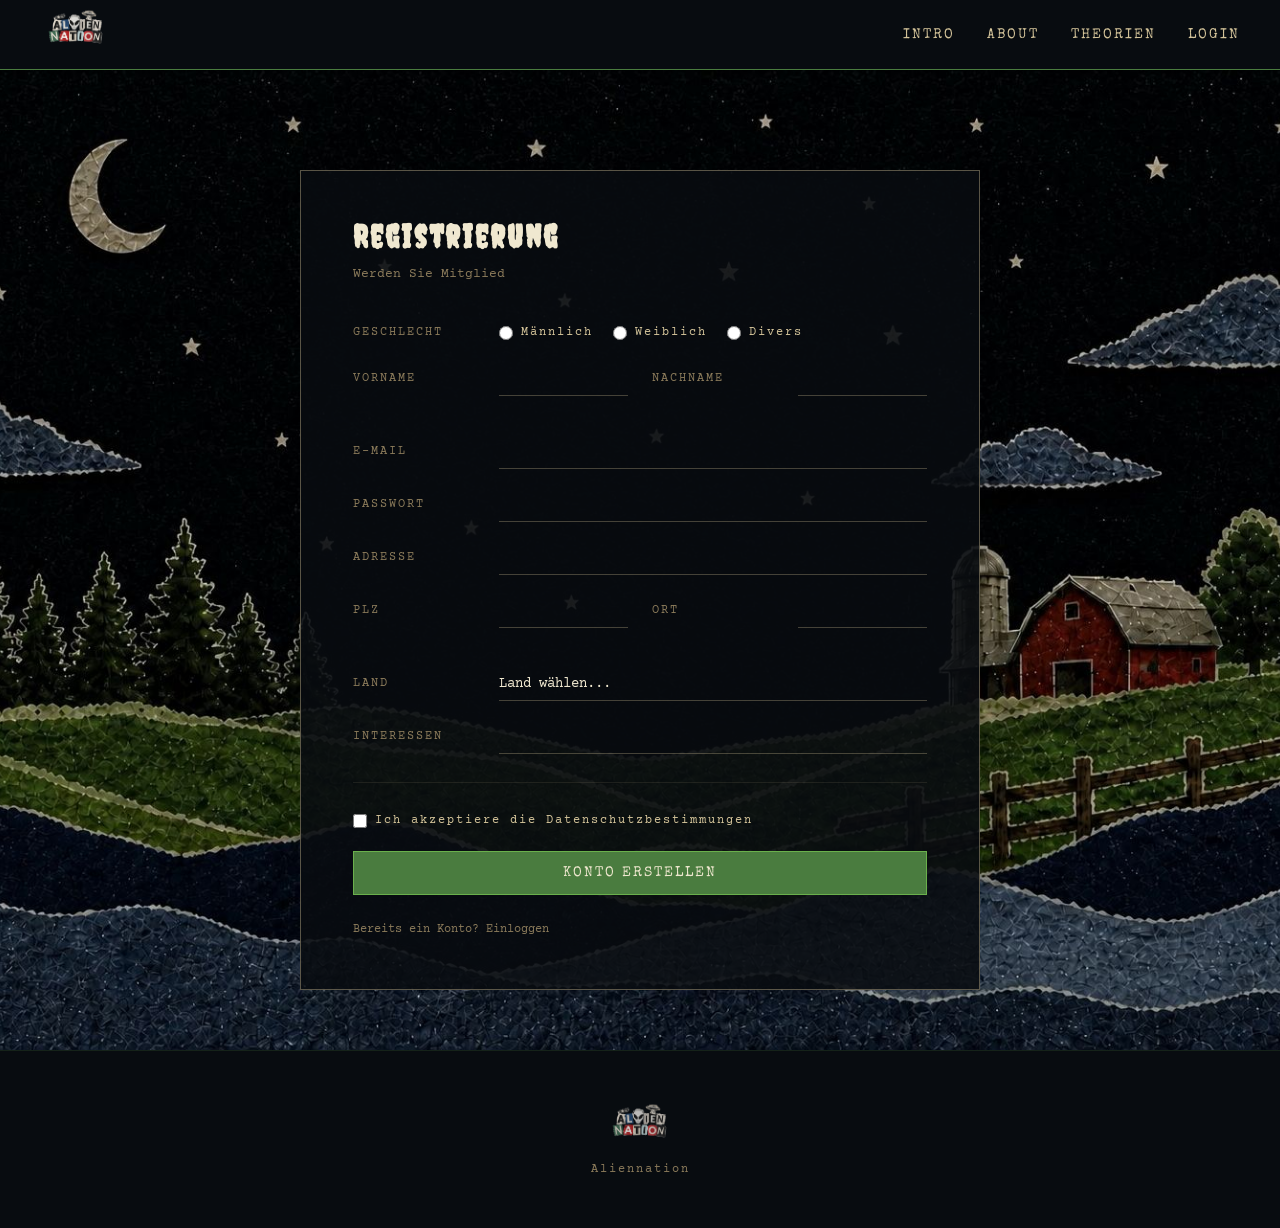
<file: projekt_293/register.html>
<!DOCTYPE html>
<html lang="de">
<head>
  <meta charset="UTF-8" />
  <meta name="viewport" content="width=device-width, initial-scale=1.0" />
  <title>Registrierung</title>
  <link rel="stylesheet" href="css/style.css" />
</head>
<body>
  <nav class="nav">
    <a href="index.html"><img src="images/logo.png" alt="Aliennation" /></a>
    <input type="checkbox" id="burger-toggle" />
    <label for="burger-toggle" class="burger" aria-label="Menu">
      <span></span><span></span><span></span>
    </label>
    <ul>
      <li><a href="index.html">Intro</a></li>
      <li><a href="about.html">About</a></li>
      <li><a href="overview.html">Theorien</a></li>
      <li><a href="login.html">Login</a></li>
    </ul>
  </nav>

  <div class="page">
    <div class="form-page">
      <div class="form-box wide">
        <h2>Registrierung</h2>
        <p class="sub">Werden Sie Mitglied</p>
        <form action="register-success.html" method="get">
          <div class="form-row">
            <label>Geschlecht</label>
            <div class="radio-group">
              <label><input type="radio" name="geschlecht" value="m" required /> Männlich</label>
              <label><input type="radio" name="geschlecht" value="f" /> Weiblich</label>
              <label><input type="radio" name="geschlecht" value="d" /> Divers</label>
            </div>
          </div>
          <div class="form-row half">
            <div class="form-row">
              <label for="vorname">Vorname</label>
              <input type="text" id="vorname" name="vorname" required />
            </div>
            <div class="form-row">
              <label for="nachname">Nachname</label>
              <input type="text" id="nachname" name="nachname" required />
            </div>
          </div>
          <div class="form-row">
            <label for="email">E-Mail</label>
            <input type="email" id="email" name="email" required />
          </div>
          <div class="form-row">
            <label for="password">Passwort</label>
            <input type="password" id="password" name="password" required />
          </div>
          <div class="form-row">
            <label for="adresse">Adresse</label>
            <input type="text" id="adresse" name="adresse" required />
          </div>
          <div class="form-row half">
            <div class="form-row">
              <label for="plz">PLZ</label>
              <input type="text" id="plz" name="plz" required />
            </div>
            <div class="form-row">
              <label for="ort">Ort</label>
              <input type="text" id="ort" name="ort" required />
            </div>
          </div>
          <div class="form-row">
            <label for="land">Land</label>
            <select id="land" name="land" required>
              <option value="" disabled selected>Land wählen...</option>
              <option value="ch">Schweiz</option>
              <option value="de">Deutschland</option>
              <option value="at">Österreich</option>
              <option value="us">USA</option>
              <option value="other">Anderes</option>
            </select>
          </div>
          <div class="form-row">
            <label for="interessen">Interessen</label>
            <input type="text" id="interessen" name="interessen" required />
          </div>
          <hr />
          <div class="form-row full">
            <div class="check-group">
              <label>
                <input type="checkbox" name="datenschutz" required />
                Ich akzeptiere die Datenschutzbestimmungen
              </label>
            </div>
          </div>
          <button type="submit" class="button full">Konto erstellen</button>
          <div class="form-footer">
            <a href="login.html">Bereits ein Konto? Einloggen</a>
          </div>
        </form>
      </div>
    </div>
    <footer>
      <a href="index.html"><img src="images/logo.png" alt="Aliennation" /></a>
      <p>Aliennation</p>
    </footer>
  </div>
</body>
</html>
</file>
<file: projekt_293/css/style.css>
@import url('https://fonts.googleapis.com/css2?family=Special+Elite&family=Creepster&family=Courier+Prime:wght@400;700&display=swap');

* { box-sizing: border-box; margin: 0; padding: 0; }

body {
  font-family: 'Courier Prime', monospace;
  background: #080c10;
  color: #d4c49a;
  line-height: 1.7;
}

a { color: inherit; text-decoration: none; }

h1, h2, h3 {
  font-family: 'Creepster', cursive;
  color: #f0e8d0;
  line-height: 1.1;
  margin-bottom: 16px;
}

h1 { font-size: clamp(2.5rem, 6vw, 5rem); margin-bottom: 24px; }
h2 { font-size: clamp(1.8rem, 3.5vw, 3rem); }
h3 { font-size: 1.8rem; }

p {
  font-size: 0.88rem;
  line-height: 1.9;
}

blockquote {
  border-left: 2px solid #6ab04c;
  padding-left: 24px;
  font-family: 'Creepster', cursive;
  font-size: 1.5rem;
  color: #f0e8d0;
  line-height: 1.4;
}

.label {
  font-size: 0.7rem;
  letter-spacing: 4px;
  text-transform: uppercase;
  color: #6ab04c;
  margin-bottom: 12px;
  display: block;
}

.muted { color: #8a7a5a; }

.button {
  display: inline-block;
  font-family: 'Special Elite', cursive;
  font-size: 0.85rem;
  letter-spacing: 2px;
  text-transform: uppercase;
  padding: 14px 32px;
  cursor: pointer;
  background: #4a7c3f;
  color: #f0e8d0;
  border: 1px solid #6ab04c;
}

.button:hover { background: #6ab04c; }
.button.outline { background: transparent; color: #d4c49a; border-color: #d4c49a; }
.button.full { width: 100%; text-align: center; display: block; }

.nav {
  position: fixed;
  top: 0; left: 0; right: 0;
  z-index: 100;
  height: 70px;
  background: #080c10;
  border-bottom: 1px solid #4a7c3f;
  display: flex;
  align-items: center;
  justify-content: space-between;
  padding: 0 40px;
}

.nav img { height: 48px; }

.nav ul {
  display: flex;
  gap: 32px;
  list-style: none;
}

.nav ul a {
  font-family: 'Special Elite', cursive;
  font-size: 0.85rem;
  letter-spacing: 2px;
  text-transform: uppercase;
}

.nav ul a:hover { color: #6ab04c; }

.burger {
  display: none;
  flex-direction: column;
  gap: 5px;
  cursor: pointer;
  background: none;
  border: none;
}

.burger span {
  display: block;
  width: 26px;
  height: 2px;
  background: #6ab04c;
}

#burger-toggle { display: none; }

#burger-toggle:checked ~ ul {
  display: flex;
  flex-direction: column;
  position: fixed;
  top: 70px; left: 0; right: 0;
  background: #080c10;
  padding: 24px 40px;
  border-bottom: 1px solid #4a7c3f;
  gap: 20px;
}

.page { padding-top: 70px; }

.inner {
  max-width: 1200px;
  margin: 0 auto;
  padding: 0 40px;
}

.section { padding: 80px 0; }

.hero {
  min-height: 100vh;
  display: flex;
  align-items: center;
  position: relative;
}

.page-hero {
  height: 60vh;
  display: flex;
  align-items: flex-end;
  position: relative;
}

.hero-bg {
  position: absolute;
  inset: 0;
  background-size: cover;
  background-position: center;
}

.hero-bg::after {
  content: '';
  position: absolute;
  inset: 0;
  background: linear-gradient(to bottom, rgba(8,12,16,0.1), rgba(8,12,16,0.92));
}

.hero-bg.intro    { background-image: url('../images/intro.png'); }
.hero-bg.overview { background-image: url('../images/overview.png'); background-position: center top; }
.hero-bg.about    { background-image: url('../images/aboutme.png'); background-position: center 30%; }
.hero-bg.detail   { background-image: url('../images/pyramide.png'); }

.hero-content {
  position: relative;
  z-index: 2;
  max-width: 1200px;
  margin: 0 auto;
  padding: 80px 40px;
  width: 100%;
}

.two-col {
  display: grid;
  grid-template-columns: 1fr 1fr;
  gap: 48px;
  align-items: start;
}

.stats {
  display: grid;
  grid-template-columns: repeat(3, 1fr);
  gap: 1px;
  background: rgba(212,196,154,0.1);
  margin-top: 64px;
}

.stat {
  background: #080c10;
  padding: 32px;
  text-align: center;
}

.stat strong {
  font-family: 'Creepster', cursive;
  font-size: 3rem;
  color: #6ab04c;
  display: block;
}

.stat span {
  font-size: 0.7rem;
  letter-spacing: 3px;
  text-transform: uppercase;
  color: #8a7a5a;
  margin-top: 8px;
  display: block;
}

.card {
  background: rgba(13,17,23,0.8);
  border: 1px solid rgba(212,196,154,0.15);
  padding: 36px;
  max-width: 600px;
}

.card .name {
  font-family: 'Creepster', cursive;
  font-size: 1.4rem;
  color: #f0e8d0;
}

.card .role {
  font-size: 0.72rem;
  letter-spacing: 3px;
  text-transform: uppercase;
  color: #6ab04c;
  margin-bottom: 12px;
}

.card ul { list-style: none; margin-top: 12px; }

.card ul li {
  font-size: 0.78rem;
  color: #d4c49a;
  padding: 4px 0;
  border-bottom: 1px solid rgba(212,196,154,0.1);
}

.card ul li::before { content: '> '; color: #6ab04c; }

.mission {
  background: rgba(74,124,63,0.08);
  border: 1px solid rgba(74,124,63,0.25);
  padding: 48px;
  margin-top: 48px;
}

.mission p { color: #8a7a5a; }
.mission p + p { margin-top: 16px; }

.theories {
  display: grid;
  grid-template-columns: repeat(3, 1fr);
  gap: 28px;
}

.theory { cursor: pointer; }

.theory-inner {
  background: #d4c49a;
  padding: 32px 28px 24px;
  color: #1a1208;
}

.theory-inner .tag {
  font-size: 0.62rem;
  letter-spacing: 3px;
  text-transform: uppercase;
  color: #4a7c3f;
  margin-bottom: 10px;
  display: block;
}

.theory-inner h3 {
  font-family: 'Special Elite', cursive;
  font-size: 1rem;
  color: #1a1208;
  margin-bottom: 12px;
}

.theory-inner p { font-size: 0.78rem; color: #8a7a5a; }

.theory-expand { max-height: 0; overflow: hidden; }
.theory.open .theory-expand { max-height: 260px; }

.expand-body {
  border-top: 1px solid rgba(26,18,8,0.12);
  margin-top: 14px;
  padding-top: 14px;
}

.expand-body p { font-size: 0.79rem; color: #1a1208; margin-bottom: 10px; }

.theory-footer {
  display: flex;
  align-items: center;
  justify-content: space-between;
  margin-top: 16px;
  padding-top: 12px;
  border-top: 1px solid rgba(26,18,8,0.1);
}

.theory-footer button {
  font-size: 0.65rem;
  letter-spacing: 2px;
  text-transform: uppercase;
  color: #8a7a5a;
  background: none;
  border: none;
  cursor: pointer;
}

.theory-footer a {
  font-size: 0.65rem;
  letter-spacing: 2px;
  text-transform: uppercase;
  color: #4a7c3f;
}

.theory-footer a.hidden { visibility: hidden; }

.article {
  max-width: 760px;
  margin: 0 auto;
  padding: 0 40px 80px;
}

.back {
  display: inline-block;
  font-size: 0.72rem;
  letter-spacing: 2px;
  text-transform: uppercase;
  color: #8a7a5a;
  margin: 32px 0;
}

.back:hover { color: #6ab04c; }

.paper {
  background: #d4c49a;
  color: #1a1208;
  padding: 56px;
}

.paper p { font-size: 0.92rem; color: #1a1208; margin-bottom: 20px; }
.paper h2 { font-size: 1.4rem; color: #4a7c3f; margin: 36px 0 16px; }

.paper blockquote {
  border-left: 3px solid #4a7c3f;
  padding-left: 20px;
  margin: 28px 0;
  font-style: italic;
  color: #8a7a5a;
  font-size: 1rem;
}

.article-btns { margin-top: 40px; display: flex; gap: 16px; }

.form-page {
  min-height: 100vh;
  display: flex;
  align-items: center;
  justify-content: center;
  background-image: url('../images/login_register.png');
  background-size: cover;
  background-position: center;
  padding: 100px 20px 60px;
}

.form-box {
  background: rgba(8,12,16,0.88);
  border: 1px solid rgba(212,196,154,0.4);
  padding: 48px 52px;
  width: 100%;
  max-width: 560px;
}

.form-box.wide { max-width: 680px; }
.form-box h2 { font-size: 2rem; margin-bottom: 8px; letter-spacing: 2px; }
.form-box .sub { font-size: 0.8rem; color: #8a7a5a; margin-bottom: 36px; }

.form-row {
  display: grid;
  grid-template-columns: 130px 1fr;
  align-items: center;
  gap: 16px;
  margin-bottom: 20px;
}

.form-row.full { grid-template-columns: 1fr; }
.form-row.half { grid-template-columns: 1fr 1fr; gap: 24px; }

label {
  font-size: 0.75rem;
  letter-spacing: 2px;
  text-transform: uppercase;
  color: #8a7a5a;
  white-space: nowrap;
}

input[type=text],
input[type=email],
input[type=password],
select {
  width: 100%;
  background: transparent;
  border: none;
  border-bottom: 1px solid rgba(212,196,154,0.3);
  padding: 8px 0;
  color: #f0e8d0;
  font-family: 'Courier Prime', monospace;
  font-size: 0.9rem;
  outline: none;
  appearance: none;
}

input:focus,
select:focus { border-bottom-color: #6ab04c; }

select option { background: #0d1117; color: #f0e8d0; }

.radio-group,
.check-group { display: flex; gap: 20px; align-items: center; }

.radio-group label,
.check-group label {
  display: flex;
  align-items: center;
  gap: 8px;
  cursor: pointer;
  text-transform: none;
  color: #d4c49a;
  white-space: nowrap;
}

input[type=radio],
input[type=checkbox] { accent-color: #6ab04c; width: 14px; height: 14px; }

hr { border: none; border-top: 1px solid rgba(212,196,154,0.1); margin: 28px 0; }

.form-footer {
  margin-top: 24px;
  display: flex;
  justify-content: space-between;
  flex-wrap: wrap;
  gap: 12px;
}

.form-footer a { font-size: 0.78rem; color: #8a7a5a; }
.form-footer a:hover { color: #6ab04c; }

.success { text-align: center; padding: 60px 40px; }

.success strong {
  font-family: 'Creepster', cursive;
  font-size: 2rem;
  color: #6ab04c;
  display: block;
  margin-bottom: 16px;
}

.success p { color: #8a7a5a; margin-bottom: 12px; }

footer {
  border-top: 1px solid rgba(74,124,63,0.2);
  padding: 48px 40px;
  text-align: center;
}

footer img { height: 48px; margin: 0 auto 12px; opacity: 0.85; display: block; }
footer p { font-size: 0.72rem; letter-spacing: 2px; color: #8a7a5a; }

@media (max-width: 768px) {
  .nav { padding: 0 20px; height: 60px; }
  .nav img { height: 36px; }
  .nav ul { display: none; }
  .burger { display: flex; }
  #burger-toggle:checked ~ ul { top: 60px; }
  .page { padding-top: 60px; }
  .hero-content, .inner { padding: 40px 20px; }
  .page-hero { height: 45vh; }
  .two-col, .stats, .theories { grid-template-columns: 1fr; }
  .form-row, .form-row.half { grid-template-columns: 1fr; gap: 6px; }
  .form-box { padding: 32px 24px; }
  .form-footer { flex-direction: column; }
  .article { padding: 0 20px 48px; }
  .paper { padding: 32px 24px; }
  .mission { padding: 28px; }
  footer { padding: 32px 20px; }
}

/* Area 51 Detail Page */
.area51-hero {
  position: relative;
  height: 60vh;
  overflow: hidden;
}

.area51-hero picture,
.area51-hero img {
  width: 100%;
  height: 100%;
  object-fit: cover;
  object-position: center;
  display: block;
}

.area51-hero-overlay {
  position: absolute;
  inset: 0;
  background: linear-gradient(to bottom, rgba(8,12,16,0.2), rgba(8,12,16,0.85));
  display: flex;
  flex-direction: column;
  justify-content: flex-end;
  padding: 40px;
  max-width: 1300px;
  margin: 0 auto;
  left: 0; right: 0;
}

.area51-hero-overlay h1 { margin-bottom: 8px; }
.area51-hero-overlay p { color: #8a7a5a; font-size: 1rem; }

.video-figure video { width: 100%; display: block; background: #000; }
.video-figure figcaption {
  font-size: 0.72rem;
  letter-spacing: 2px;
  text-transform: uppercase;
  color: #8a7a5a;
  margin-top: 10px;
}
</file>
